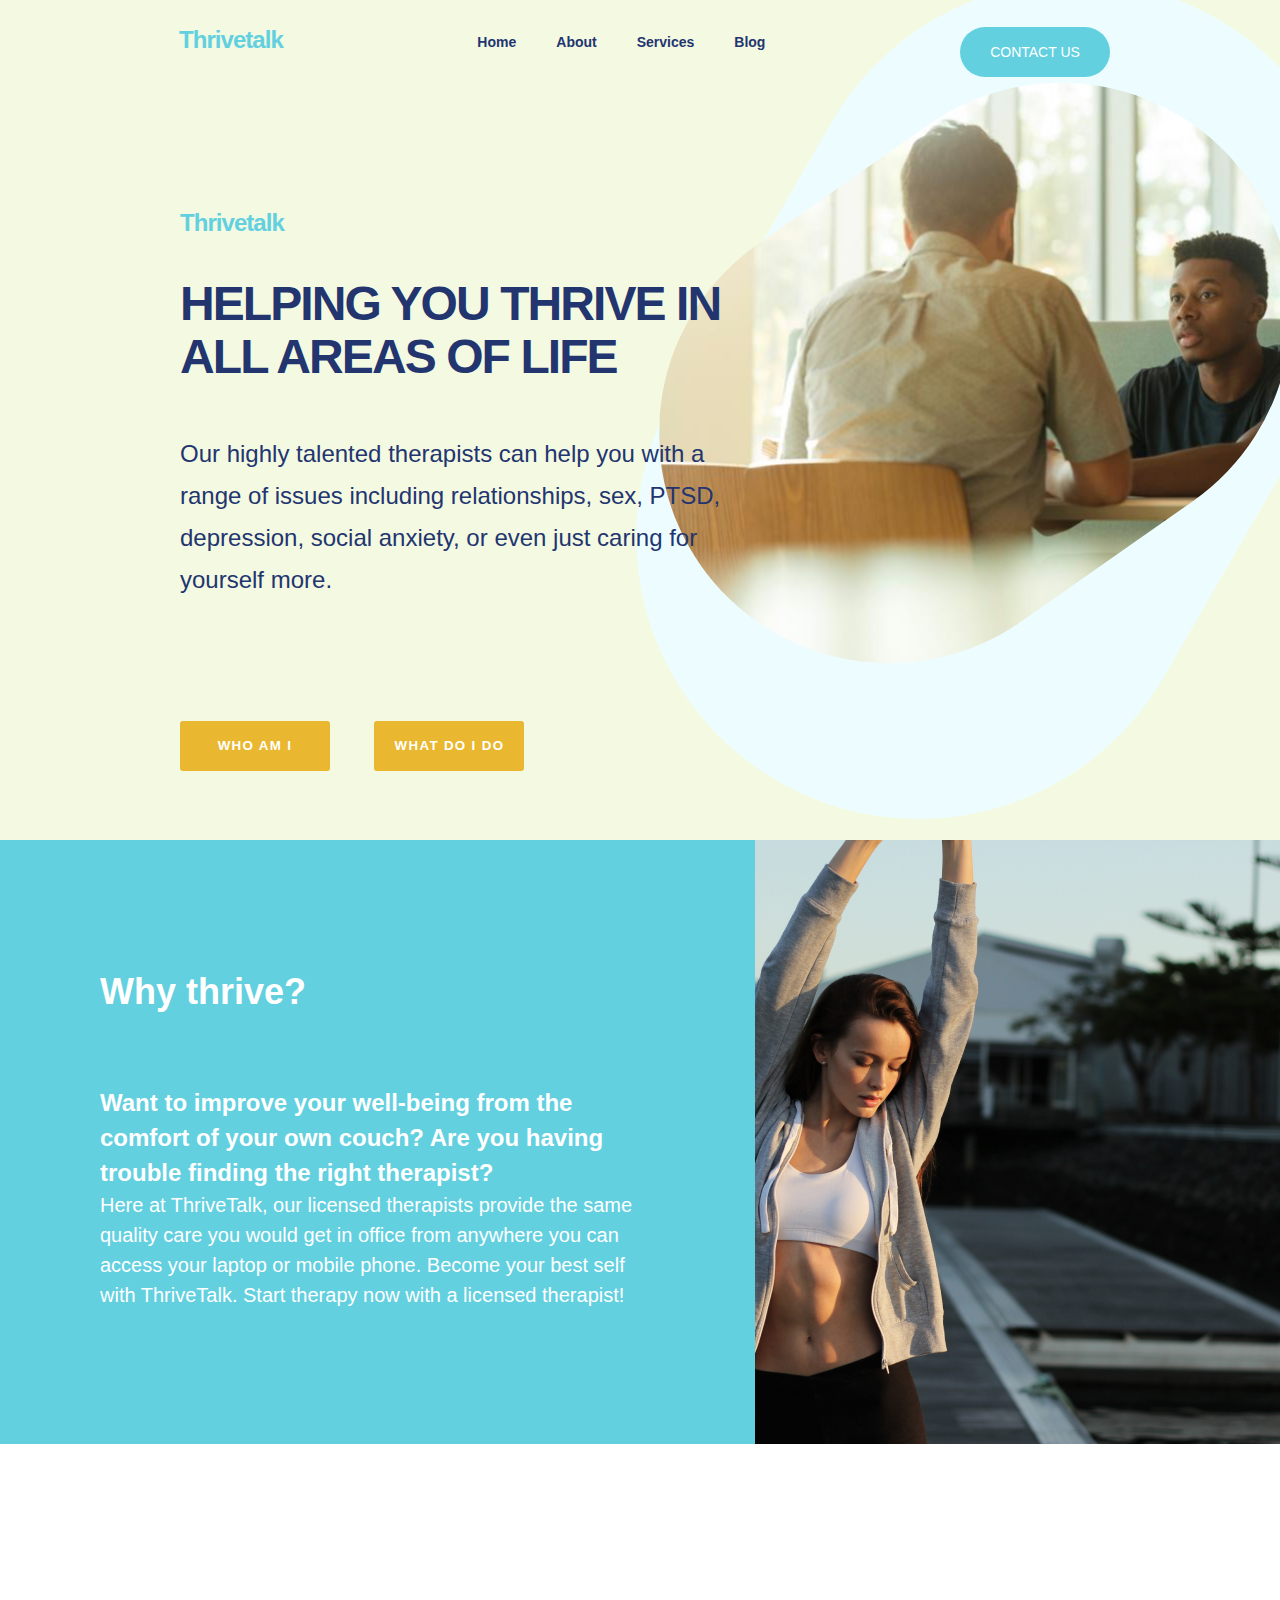
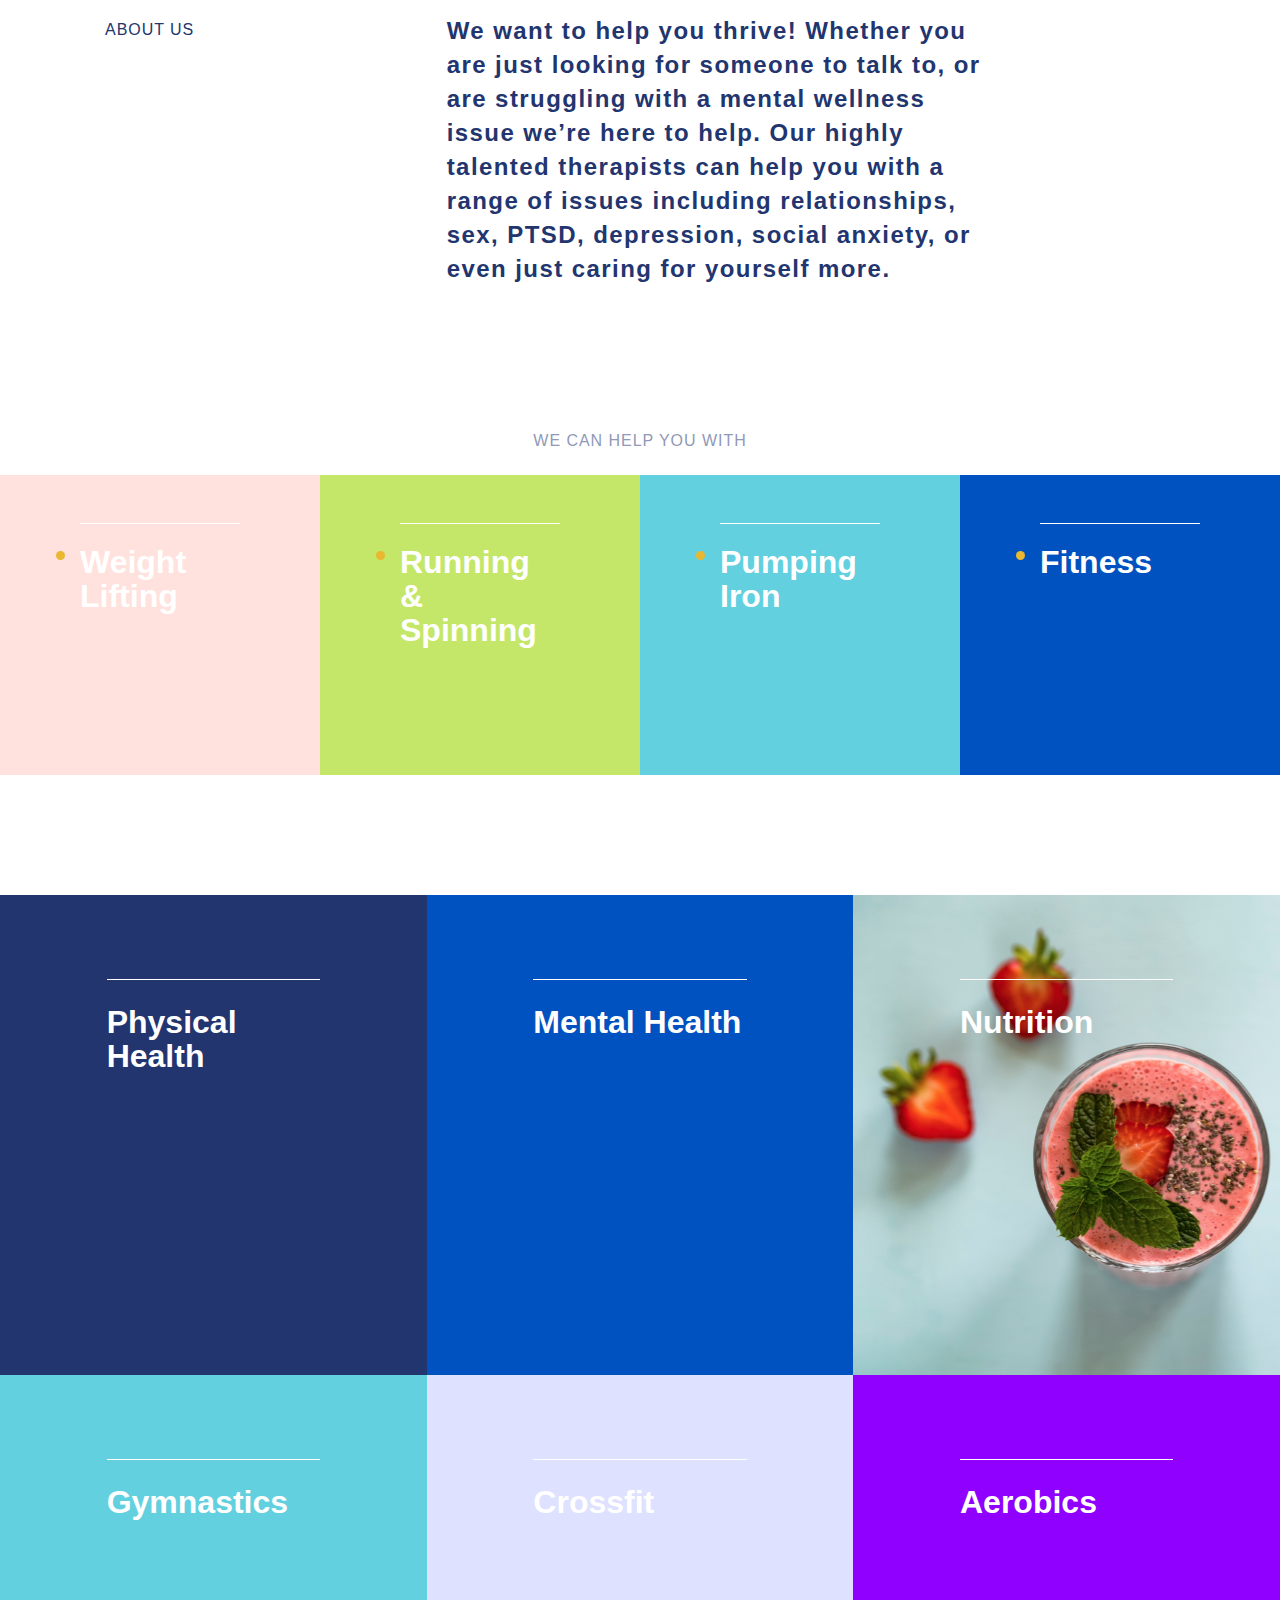
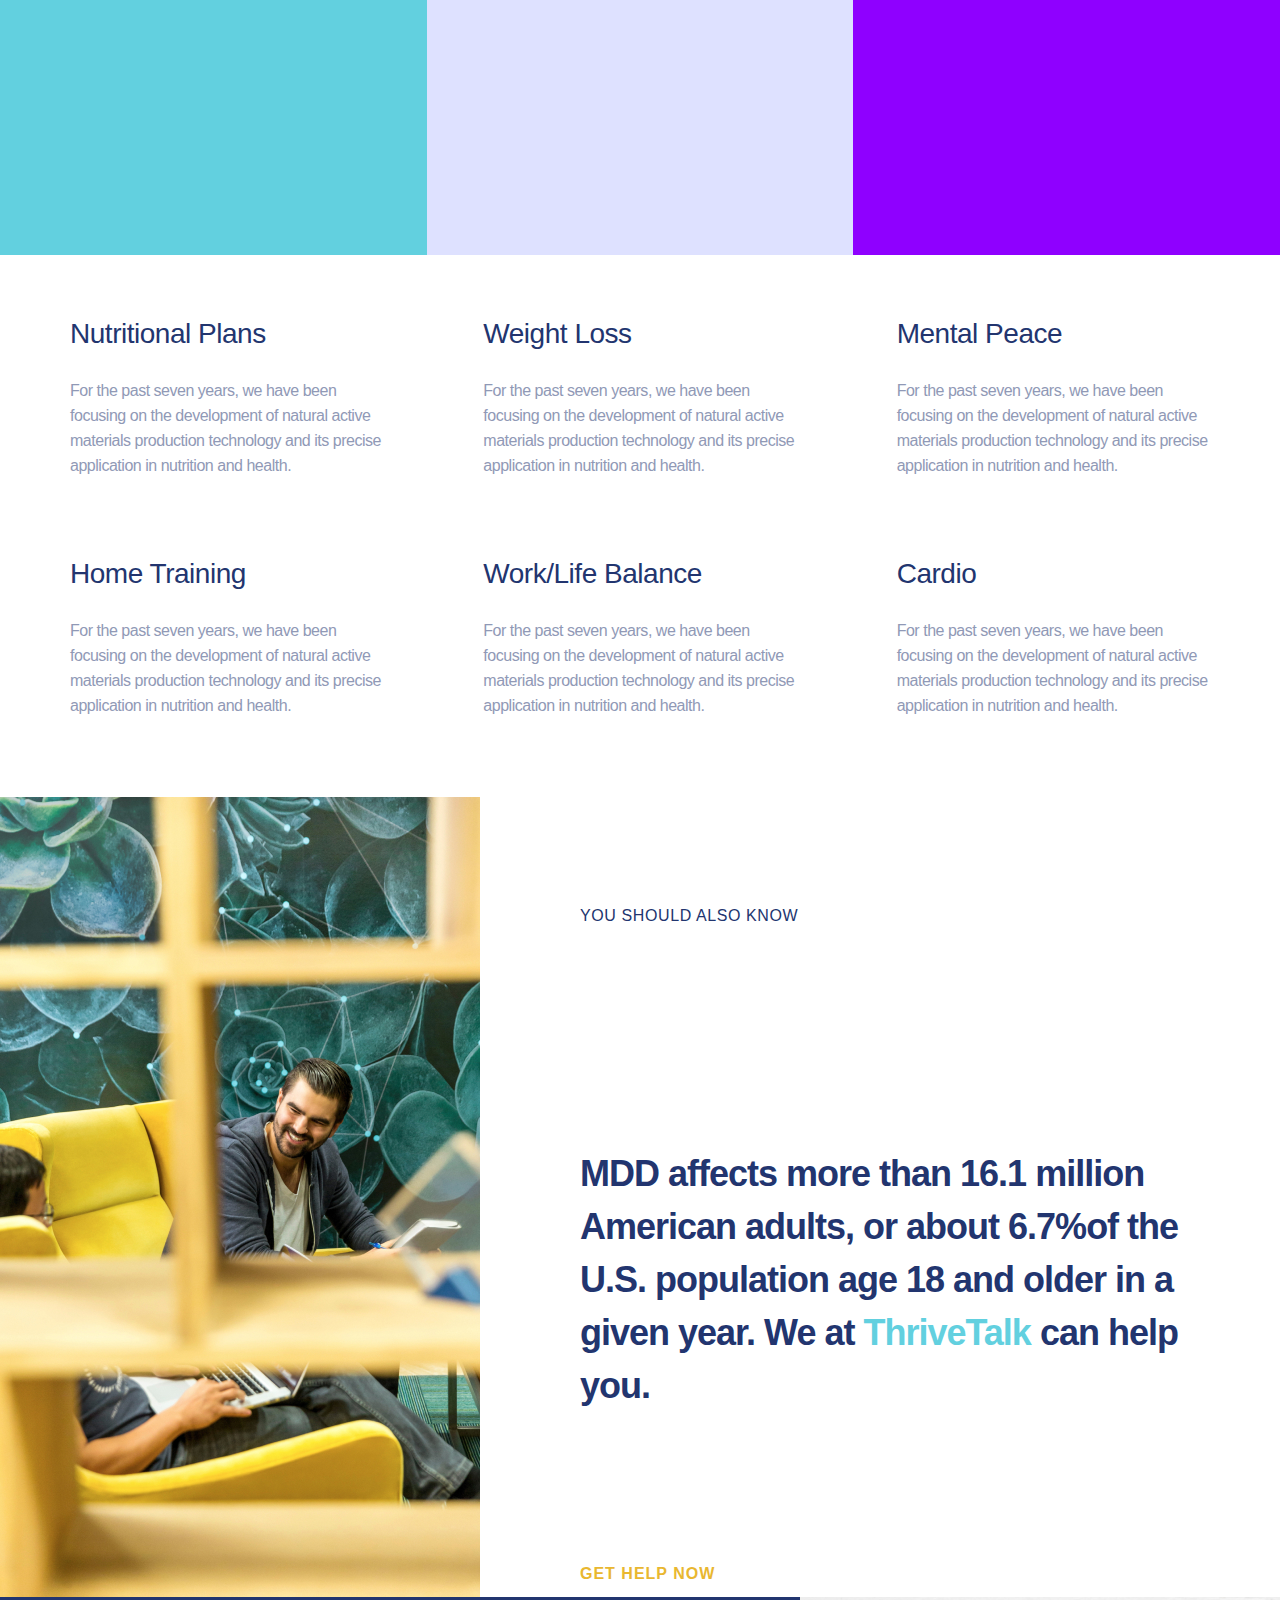
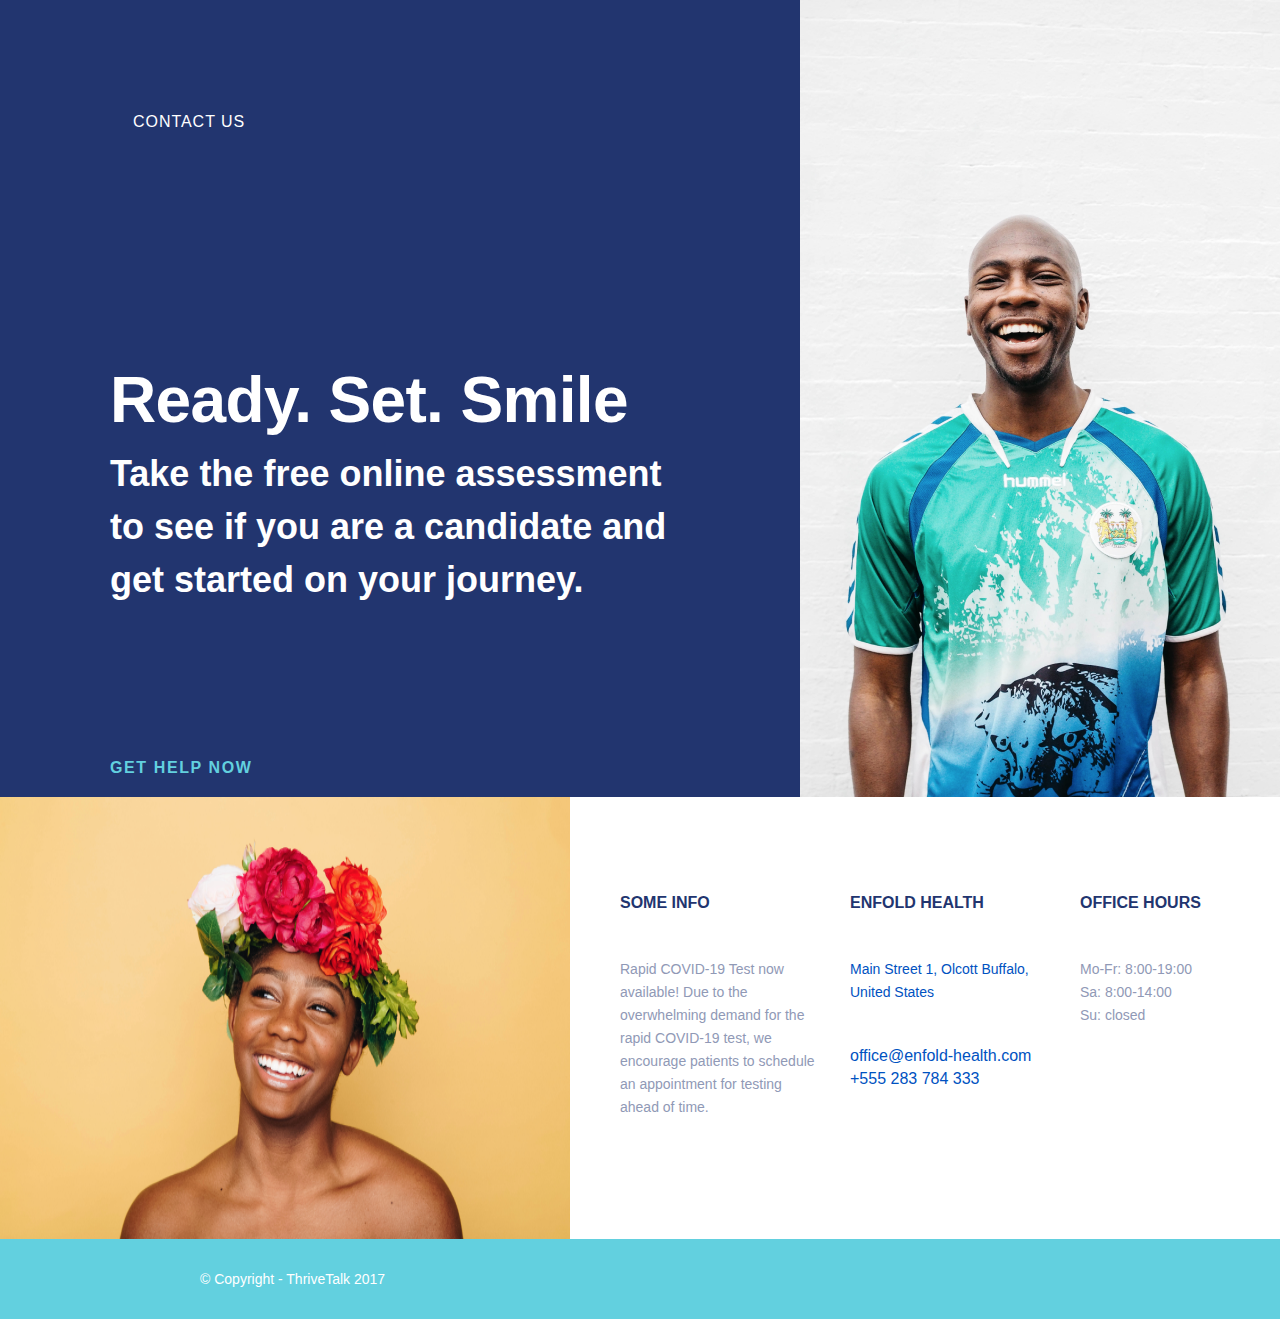
<file: index.html>
<!DOCTYPE html><html lang="en"><head><meta charset="UTF-8"><meta name="viewport" content="width=device-width, initial-scale=1.0"><title>thrive talk</title><link rel="stylesheet" href="main.28c570a7.css"><link rel="icon" href="chat-49_icon-icons.com_66008.7e1382ee.svg"></head><body> <header class="header"> <section class="header__section"> <div class="header__menu menu"> <input class="menu__toggle" type="checkbox" id="menu__toggle"> <label class="menu__btn" for="menu__toggle"> <span class="menu__btn-span"> </span> </label> <ul class="menu__box"> <li class="menu__logo logo"> ThriveTalk </li> <li> <a class="menu__item" href="#Home"> Home </a> </li> <li> <a class="menu__item" href="#About"> About </a> </li> <li> <a class="menu__item" href="#Activities"> Services </a> </li> <li> <a class="menu__item" href="#Trainings"> Blog </a> </li> <li> <a class="menu__item" href="tel:+555283784333"> Contact us </a> </li> </ul> </div> <div class="header__wrapper"> <img src="persian photo 8.44b67a61.jpg" class="header__image" alt="Men are talking"> </div> <div class="header__decoration"> </div> <div class="header__top"> <div class="header__logo logo header__logo--up"> Thrivetalk </div> <div class="nav header__nav"> <ul class="nav__list"> <li class="nav__item nav__item--active"> <a href="#Home" class="nav__link"> Home </a> </li> <li class="nav__item nav__item--active"> <a href="#About" class="nav__link"> About </a> </li> <li class="nav__item nav__item--active"> <a href="#Activities" class="nav__link"> Services </a> </li> <li class="nav__item nav__item--active"> <a href="#Trainings" class="nav__link"> Blog </a> </li> </ul> </div> <div class="header__contact"> <button class="header__button"> <a href="tel:+555283784333" class="header__button-link"> Contact us </a> </button> </div> </div> <div class="header__description description"> <div class="header__logo logo header__logo--down"> Thrivetalk </div> <h1 class="description__heading">Helping you thrive in all areas of life</h1> <p class="description__text">Our highly talented therapists can help you with a range of issues including relationships, sex, PTSD, depression, social anxiety, or even just caring for yourself more.</p> <button class="description__button"> <a href="mailto:office@enfold-health.com" class="description__button-link"> Who am I </a> </button> <button class="description__button"> <a href="mailto:office@enfold-health.com" class="description__button-link"> What do I do </a> </button> </div> </section> </header> <main class="main"> <section class="main__section section"> <div class="main__reasons reasons"> <div class="reasons__info"> <h2 class="reasons__heading">Why thrive?</h2> <div class="reasons__text"> <p class="reasons__bold">Want to improve your well-being from the comfort of your own couch? Are you having trouble finding the right therapist?</p> <p class="reasons__paragraph">Here at ThriveTalk, our licensed therapists provide the same quality care you would get in office from anywhere you can access your laptop or mobile phone. Become your best self with ThriveTalk. Start therapy now with a licensed therapist!</p> </div> </div> <img src="christopher-campbell-40367.c1d2b24d.jpg" alt="Girl is doing exersises" class="reasons__img"> </div> </section> <section class="main__section section"> <div class="main__about about" id="About"> <h2 class="about__heading">About us</h2> <p class="about__text">We want to help you thrive! Whether you are just looking for someone to talk to, or are struggling with a mental wellness issue we’re here to help. Our highly talented therapists can help you with a range of issues including relationships, sex, PTSD, depression, social anxiety, or even just caring for yourself more.</p> </div> <div class="about__message"> <p class="about__after">We can help you with</p> </div>  </section> <section class="main__section section"> <div class="main__help help"> <div class="help__block help__block--weight-lifting"> <p class="help__text"> Weight Lifting </p> </div> <div class="help__block help__block--running"> <p class="help__text"> Running & Spinning </p> </div> <div class="help__block help__block--iron"> <p class="help__text"> Pumping Iron </p> </div> <div class="help__block help__block--fitness"> <p class="help__text"> Fitness </p> </div> </div> </section> <section class="main__section section"> <div class="main__activities activities" id="Activities"> <div class="activities__block activities__block--physical-health"> <p class="activities__text"> Physical Health </p> </div> <div class="activities__block activities__block--mental-health"> <p class="activities__text"> Mental Health </p> </div> <div class="activities__block activities__block--nutrition"> <p class="activities__text"> Nutrition </p> </div> <div class="activities__block activities__block--gymnastics"> <p class="activities__text"> Gymnastics </p> </div> <div class="activities__block activities__block--crossfit"> <p class="activities__text"> Crossfit </p> </div> <div class="activities__block activities__block--aerobics"> <p class="activities__text"> Aerobics </p> </div> </div> </section> <section class="main__section"> <div class="main__trainings trainings" id="Trainings"> <div class="trainings__article"> <h2 class="trainings__heading">Nutritional Plans</h2> <p class="trainings__text">For the past seven years, we have been focusing on the development of natural active materials production technology and its precise application in nutrition and health. </p> </div> <div class="trainings__article"> <h2 class="trainings__heading">Weight Loss</h2> <p class="trainings__text">For the past seven years, we have been focusing on the development of natural active materials production technology and its precise application in nutrition and health.</p> </div> <div class="trainings__article"> <h2 class="trainings__heading">Mental Peace</h2> <p class="trainings__text">For the past seven years, we have been focusing on the development of natural active materials production technology and its precise application in nutrition and health.</p> </div> <div class="trainings__article"> <h2 class="trainings__heading">Home Training</h2> <p class="trainings__text">For the past seven years, we have been focusing on the development of natural active materials production technology and its precise application in nutrition and health.</p> </div> <div class="trainings__article"> <h2 class="trainings__heading">Work/Life Balance</h2> <p class="trainings__text">For the past seven years, we have been focusing on the development of natural active materials production technology and its precise application in nutrition and health.</p> </div> <div class="trainings__article"> <h2 class="trainings__heading">Cardio</h2> <p class="trainings__text">For the past seven years, we have been focusing on the development of natural active materials production technology and its precise application in nutrition and health.</p> </div> </div> </section> <section class="main__section"> <div class="main__useful useful"> <img src="linkedin-sales-navigator-402831.a5dec598.jpg" alt="Men smiling to each other" class="useful__img"> <div class="useful__message"> <h2 class="useful__heading">You should also know</h2> <p class="useful__text">MDD affects more than 16.1 million American adults, or about 6.7%of the U.S. population age 18 and older in a given year. We at <span class="useful__logo"><a href="tel:+555283784333" class="useful__link">ThriveTalk</a></span> can help you.</p> <p class="useful__after">Get help now</p> </div> </div> </section> <section class="main__section"> <div class="main__assessment assessment"> <div class="assessment__message"> <h2 class="assessment__heading"> <a href="tel:+555283784333" class="header__button-link"> Contact us </a> </h2> <h2 class="assessment__title">Ready. Set. Smile</h2> <p class="assessment__text">Take the free online assessment to see if you are a candidate and get started on your journey.</p> <p class="assessment__after">Get help now</p> </div> <img src="charles-etoroma-390119.9ca9fa09.png" alt="Men smiling to each other" class="assessment__img"> </div> </section> <section class="main__section"> <div class="main__info info"> <img src="autumn-goodman-242825.e1e0c10d.png" alt="Girl is smiling" class="info__img"> <div class="info__container"> <div class="info__block"> <h2 class="info__heading">Some info</h2> <p class="info__paragraph">Rapid COVID-19 Test now available! Due to the overwhelming demand for the rapid COVID-19 test, we encourage patients to schedule an appointment for testing ahead of time.</p> </div> <div class="info__block"> <h2 class="info__heading">Enfold health</h2> <p class="info__paragraph"> <a href="https://goo.gl/maps/QiNifzb7GiG23UXY8" class="link"> Main Street 1, Olcott Buffalo, United States </a> </p> <div class="info__links"> <a href="mailto:office@enfold-health.com" class="link"> office@enfold-health.com </a> <a href="tel:+555283784333" class="link"> +555 283 784 333 </a> </div> </div> <div class="info__block"> <h2 class="info__heading">Office hours</h2> <p class="info__paragraph">Mo-Fr: 8:00-19:00<br>Sa: 8:00-14:00<br>Su: closed</p> </div> </div> </div> </section> </main> <footer class="footer"> <p class="footer__text">&copy; Copyright - ThriveTalk 2017</p> </footer> <script type="text/javascript" src="main.116055be.js"></script> </body></html>
</file>
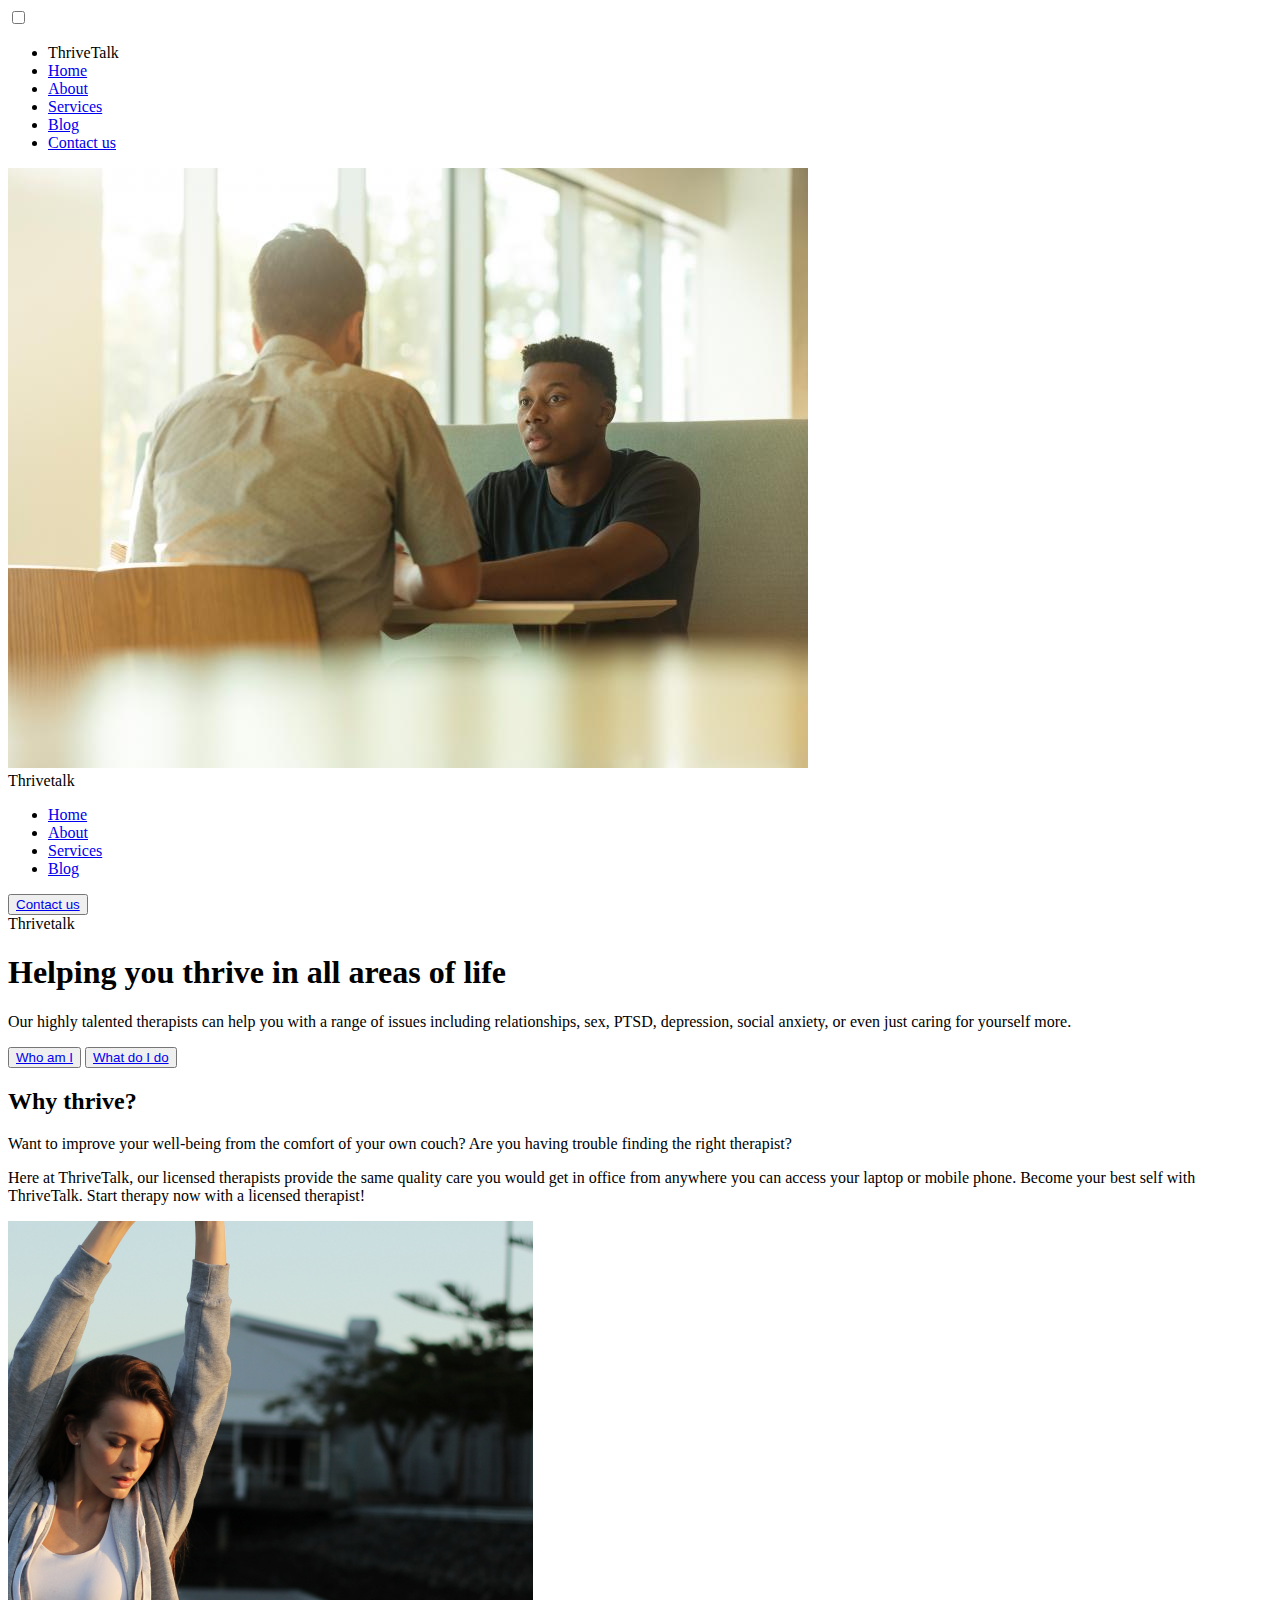
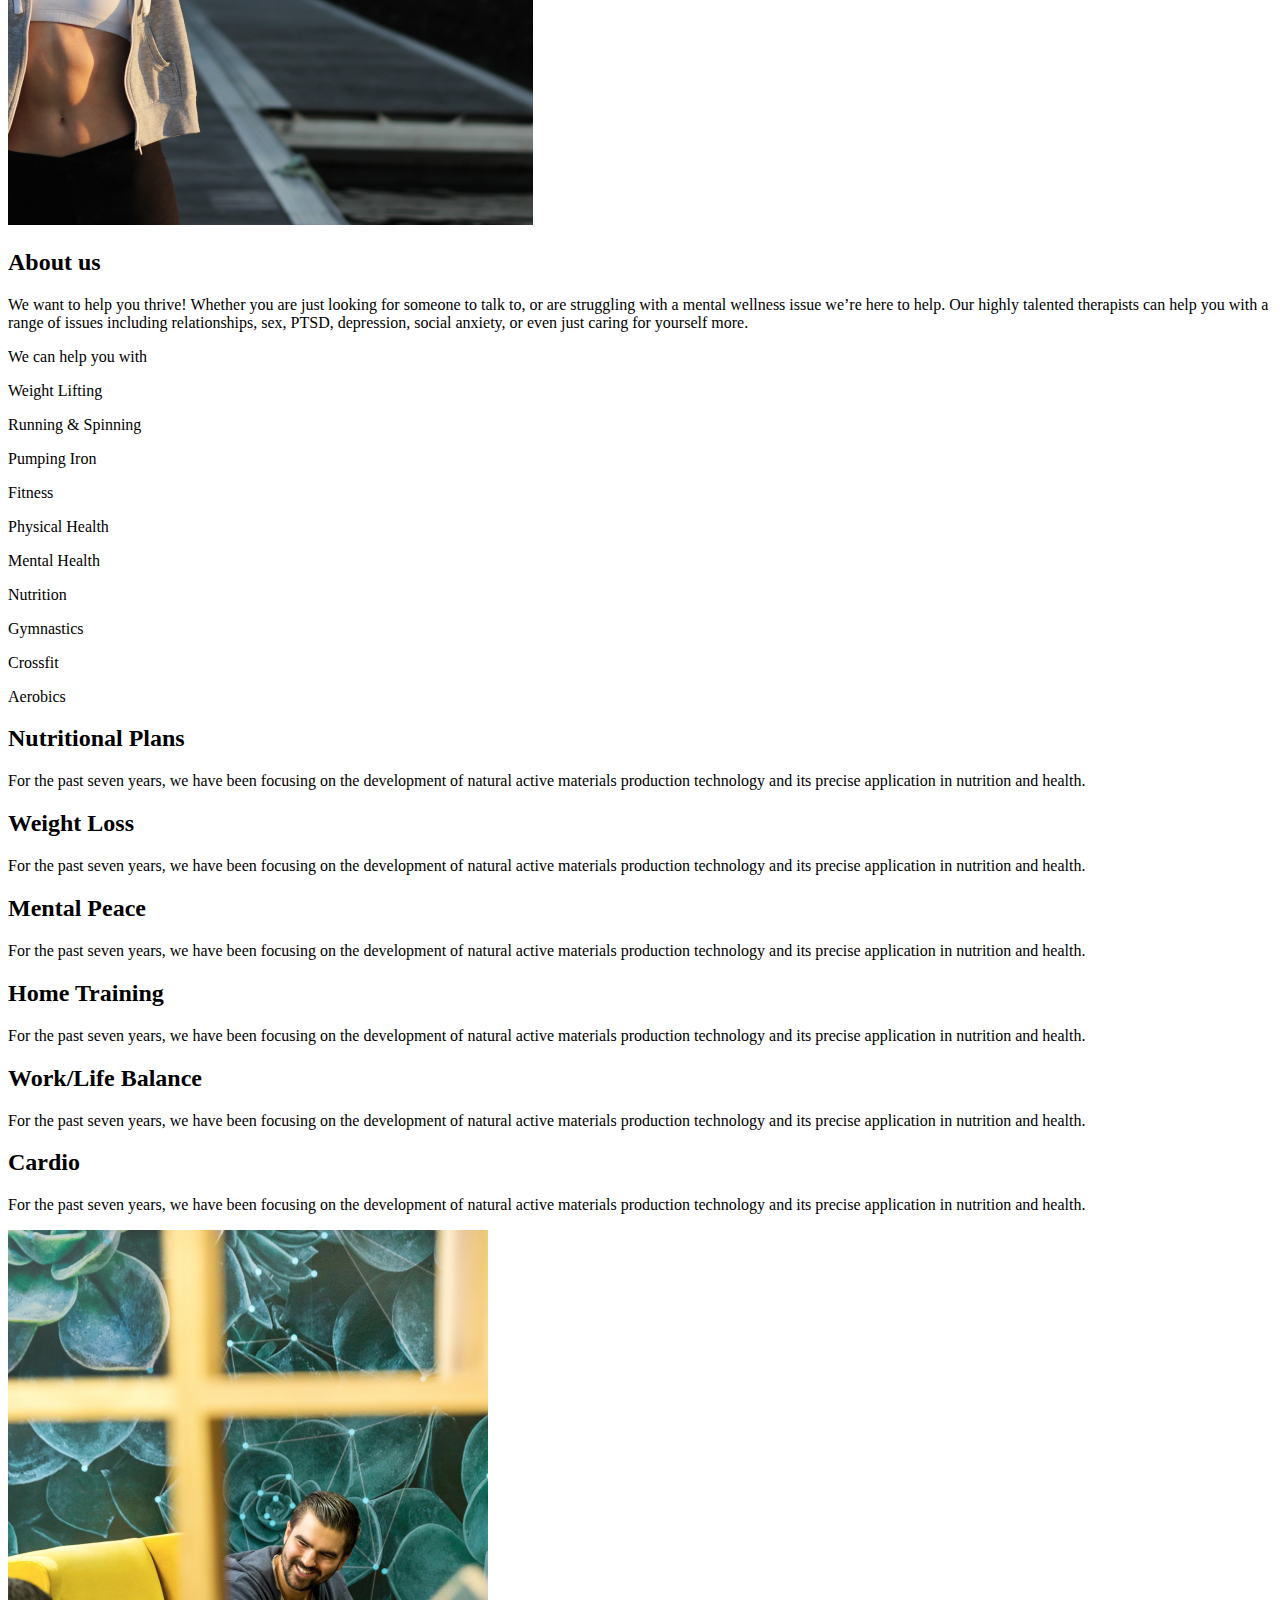
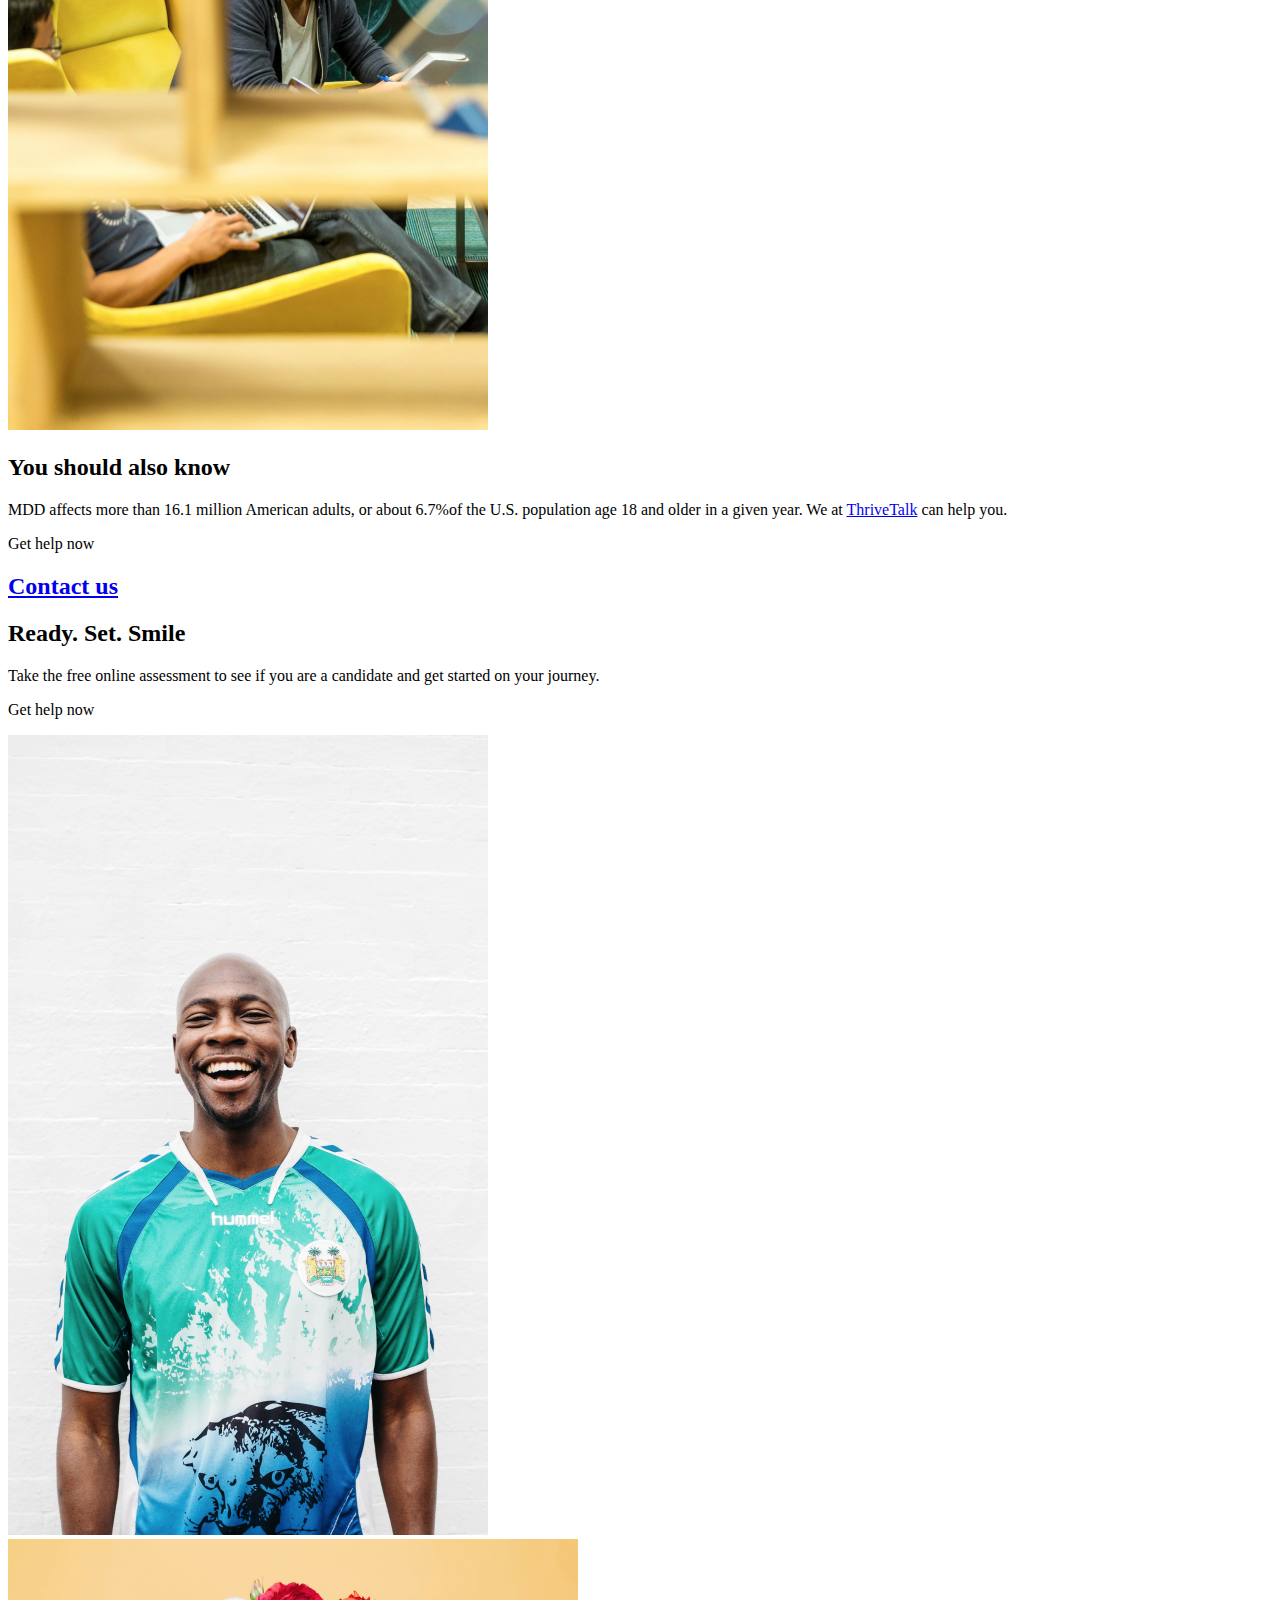
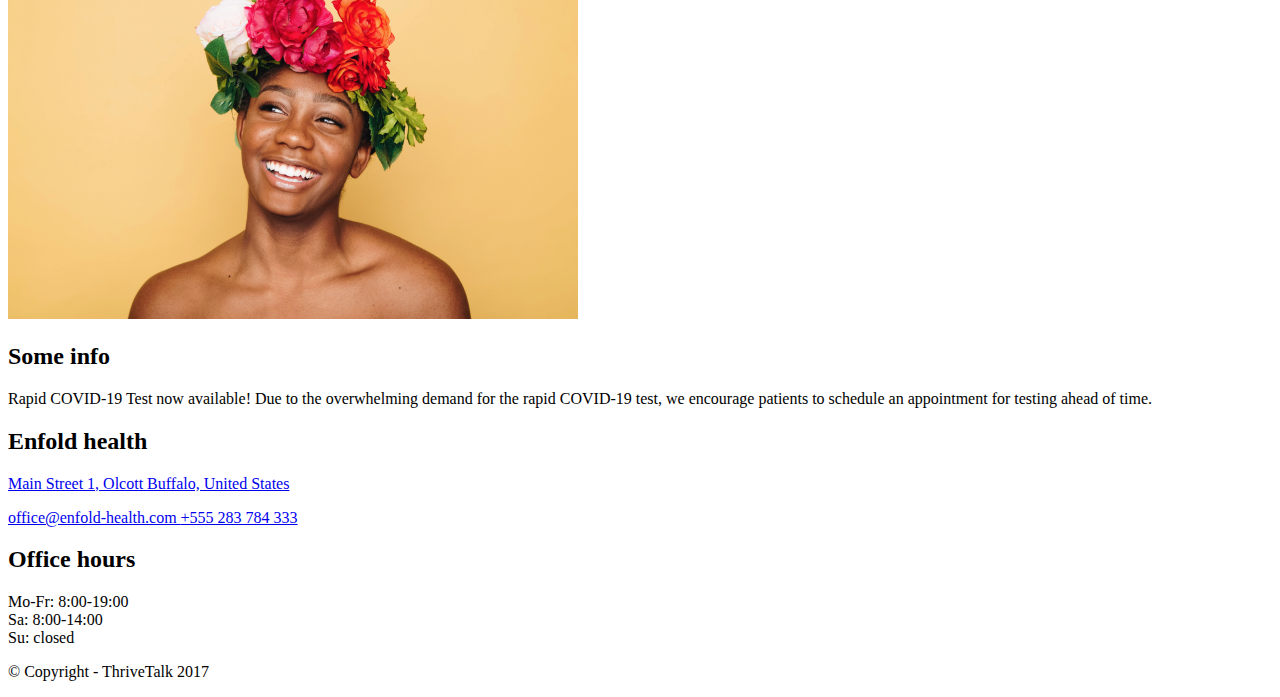
<file: src/index.html>
<!DOCTYPE html>
<html lang="en">
  <head>
    <meta charset="UTF-8">
    <meta name="viewport" content="width=device-width, initial-scale=1.0">
    <title>thrive talk</title>
    <link rel="stylesheet" href="./styles/main.scss">
    <link rel="icon" href="./images/chat-49_icon-icons.com_66008.svg">
  </head>
  <body>
    <header class="header">
      <section class="header__section">
        <div class="header__menu menu">
          <input
            class="menu__toggle"
            type="checkbox"
            id="menu__toggle"
          >
          <label class="menu__btn" for="menu__toggle">
            <span class="menu__btn-span">
            </span>
          </label>
          <ul class="menu__box">
            <li class="menu__logo logo">
              ThriveTalk
            </li>
            <li>
              <a class="menu__item"
                href="#Home"
              >
              Home
              </a>
            </li>
            <li>
              <a class="menu__item" href="#About">
                About
              </a>
            </li>
            <li>
              <a class="menu__item" href="#Activities">
                Services
              </a>
            </li>
            <li>
              <a class="menu__item" href="#Trainings">
                Blog
              </a>
            </li>
            <li>
              <a class="menu__item" href="tel:+555283784333">
                Contact us
              </a>
            </li>
          </ul>
        </div>
        <div class="header__wrapper">
          <img src="./images/persian photo 8.jpg"
            class="header__image"
            alt="Men are talking"
          >
        </div>
        <div class="header__decoration">
        </div>
        <div class="header__top">
          <div class="header__logo logo header__logo--up">
            Thrivetalk
          </div>
          <div class="nav header__nav">
            <ul class="nav__list">
              <li class="nav__item nav__item--active">
                <a href="#Home" class="nav__link">
                  Home
                </a>
              </li>
              <li class="nav__item nav__item--active">
                <a href="#About" class="nav__link">
                  About
                </a>
              </li>
              <li class="nav__item nav__item--active">
                <a href="#Activities" class="nav__link">
                  Services
                </a>
              </li>
              <li class="nav__item nav__item--active">
                <a href="#Trainings" class="nav__link">
                  Blog
                </a>
              </li>
            </ul>
          </div>
          <div class="header__contact">
            <button class="header__button">
              <a href="tel:+555283784333" class="header__button-link">
                Contact us
              </a>
            </button>
          </div>
        </div>
        <div class="header__description description">
          <div class="header__logo logo header__logo--down">
            Thrivetalk
          </div>
          <h1 class="description__heading">Helping you thrive in all areas of life</h1>
          <p class="description__text">Our highly talented therapists can help you with a range of issues including relationships, sex, PTSD, depression, social anxiety, or even just caring for yourself more.</p>
          <button class="description__button">
            <a href="mailto:office@enfold-health.com" class="description__button-link">
              Who am I
            </a>
          </button>
          <button class="description__button">
            <a href="mailto:office@enfold-health.com" class="description__button-link">
              What do I do
            </a>
          </button>
        </div>
      </section>
    </header>
    <main class="main">
      <section class="main__section section">
        <div class="main__reasons reasons">
          <div class="reasons__info">
            <h2 class="reasons__heading">Why thrive?</h2>
            <div class="reasons__text">
              <p class="reasons__bold">Want to improve your well-being from the comfort of your own couch? Are you having trouble finding the right therapist?</p>
              <p class="reasons__paragraph">Here at ThriveTalk, our licensed therapists provide the same quality care you would get in office from anywhere you can access your laptop or mobile phone. Become your best self with ThriveTalk.  Start therapy now with a licensed therapist!</p>
            </div>
          </div>
          <img
            src="./images/christopher-campbell-40367.jpg"
            alt="Girl is doing exersises"
            class="reasons__img"
          >
        </div>
      </section>
      <section class="main__section section">
        <div class="main__about about" id="About">
          <h2 class="about__heading">About us</h2>
          <p class="about__text">We want to help you thrive! Whether you are just looking for someone to talk to, or are struggling with a mental wellness issue we’re here to help.  Our highly talented therapists can help you with a range of issues including relationships, sex, PTSD, depression, social anxiety, or even just caring for yourself more.</p>
        </div>
        <div class="about__message">
          <p class="about__after">We can help you with</p>
        </div>
      </div>
      </section>
      <section class="main__section section">
        <div class="main__help help">
          <div class="help__block help__block--weight-lifting">
            <p class="help__text">
              Weight Lifting
            </p>
          </div>
          <div class="help__block help__block--running">
            <p class="help__text">
            Running & Spinning
            </p>
          </div>
          <div class="help__block help__block--iron">
            <p class="help__text">
            Pumping Iron
            </p>
          </div>
          <div class="help__block help__block--fitness">
            <p class="help__text">
            Fitness
            </p>
          </div>
        </div>
      </section>
      <section class="main__section section">
        <div class="main__activities activities" id="Activities">
          <div class="activities__block activities__block--physical-health">
            <p class="activities__text">
              Physical Health
            </p>
          </div>
          <div class="activities__block activities__block--mental-health">
            <p class="activities__text">
              Mental Health
            </p>
          </div>
          <div class="activities__block activities__block--nutrition">
            <p class="activities__text">
              Nutrition
            </p>
          </div>
          <div class="activities__block activities__block--gymnastics">
            <p class="activities__text">
              Gymnastics
            </p>
          </div>
          <div class="activities__block activities__block--crossfit">
            <p class="activities__text">
              Crossfit
            </p>
          </div>
          <div class="activities__block activities__block--aerobics">
            <p class="activities__text">
              Aerobics
            </p>
          </div>
        </div>
      </section>
      <section class="main__section">
        <div class="main__trainings trainings" id="Trainings">
          <div class="trainings__article">
            <h2 class="trainings__heading">Nutritional Plans</h2>
            <p class="trainings__text">For the past seven years, we have been focusing on the development of natural active materials production technology and its precise application in nutrition and health. </p>
          </div>
          <div class="trainings__article">
            <h2 class="trainings__heading">Weight Loss</h2>
            <p class="trainings__text">For the past seven years, we have been focusing on the development of natural active materials production technology and its precise application in nutrition and health.</p>
          </div>
          <div class="trainings__article">
            <h2 class="trainings__heading">Mental Peace</h2>
            <p class="trainings__text">For the past seven years, we have been focusing on the development of natural active materials production technology and its precise application in nutrition and health.</p>
          </div>
          <div class="trainings__article">
            <h2 class="trainings__heading">Home Training</h2>
            <p class="trainings__text">For the past seven years, we have been focusing on the development of natural active materials production technology and its precise application in nutrition and health.</p>
          </div>
          <div class="trainings__article">
            <h2 class="trainings__heading">Work/Life Balance</h2>
            <p class="trainings__text">For the past seven years, we have been focusing on the development of natural active materials production technology and its precise application in nutrition and health.</p>
          </div>
          <div class="trainings__article">
            <h2 class="trainings__heading">Cardio</h2>
            <p class="trainings__text">For the past seven years, we have been focusing on the development of natural active materials production technology and its precise application in nutrition and health.</p>
          </div>
        </div>
      </section>
      <section class="main__section">
        <div class="main__useful useful">
          <img src="./images/linkedin-sales-navigator-402831.jpg"
            alt="Men smiling to each other"
            class="useful__img"
          >
          <div class="useful__message">
            <h2 class="useful__heading">You should also know</h2>
            <p class="useful__text">MDD affects more than 16.1 million American adults, or about 6.7%of the U.S. population age 18 and older in a given year. We at <span class="useful__logo "><a href="tel:+555283784333" class="useful__link">ThriveTalk</a></span> can help you.</p>
            <p class="useful__after">Get help now</p>
          </div>
        </div>
      </section>
      <section class="main__section">
        <div class="main__assessment assessment">
          <div class="assessment__message">
            <h2 class="assessment__heading">
              <a href="tel:+555283784333" class="header__button-link">
                Contact us
              </a>
            </h2>
            <h2 class="assessment__title">Ready. Set. Smile</h2>
            <p class="assessment__text">Take the free online assessment to see if you are a candidate and get started on your journey.</p>
            <p class="assessment__after">Get help now</p>
          </div>
          <img src="./images/charles-etoroma-390119.png"
            alt="Men smiling to each other"
            class="assessment__img"
          >
        </div>
      </section>
      <section class="main__section">
        <div class="main__info info">
          <img src="./images/autumn-goodman-242825.png"
            alt="Girl is smiling"
            class="info__img"
          >
          <div class="info__container">
            <div class="info__block">
              <h2 class="info__heading">Some info</h2>
              <p class="info__paragraph">Rapid COVID-19 Test now available! Due to the overwhelming demand for the rapid COVID-19 test, we encourage patients to schedule an appointment for testing ahead of time.</p>
            </div>
            <div class="info__block">
              <h2 class="info__heading">Enfold health</h2>
              <p class="info__paragraph">
                <a href="https://goo.gl/maps/QiNifzb7GiG23UXY8" class="link">
              Main Street 1, Olcott Buffalo, United States
                </a>
              </p>
              <div class="info__links">
                <a href="mailto:office@enfold-health.com" class="link">
                  office@enfold-health.com
                </a>
                <a href="tel:+555283784333" class="link">
                +555 283 784 333
                </a>
              </div>
            </div>
            <div class="info__block">
              <h2 class="info__heading">Office hours</h2>
              <p class="info__paragraph">Mo-Fr: 8:00-19:00<br>Sa: 8:00-14:00<br>Su: closed</p>
            </div>
          </div>
        </div>
      </section>
    </main>
    <footer class="footer">
      <p class="footer__text">&copy; Copyright - ThriveTalk  2017</p>
    </footer>
    <script type="text/javascript" src="scripts/main.js"></script>
  </body>
    </html>
</file>
<file: main.28c570a7.css>
h1{font-family:Roboto,sans-serif;font-weight:400}@font-face{font-family:Larsseit;src:url(Larsseit-ExtraBold.a30ce9ba.woff) format("woff");font-weight:700;font-style:normal}@font-face{font-family:Larsseit;src:url(Larsseit-Medium.020f33fe.woff) format("woff");font-weight:500;font-style:normal}.header{max-width:4000px;position:relative;height:840px;padding-left:180px;overflow:hidden;background-color:#f4f9e2}.header__menu{display:none}.header__top{position:absolute;display:flex;justify-content:space-between;top:27px;left:170px;right:170px}.header__logo--up{margin-left:9px}.header__logo--down{margin-bottom:40px}.header__button{width:150px;height:50px;background-color:#62d0df;border-radius:50px;border:none;outline:none;text-transform:uppercase;font-size:14px;font-weight:500;line-height:14px;color:#fff;z-index:2;transition:all 1s}.header__button:hover{background-color:#fff;border:1px solid #62d0df;color:#62d0df}.header__button-link{padding:23px;text-decoration:none;color:#fff}.header__button-link:hover{color:#62d0df}.header__image{position:absolute;width:900px;height:600px;object-fit:contain;object-position:left;transform:rotate(35deg)}.header__wrapper{right:-30px;top:17%;width:670px;height:460px;overflow:hidden;transform:rotate(-35deg);z-index:1}.header__decoration,.header__wrapper{position:absolute;border-radius:312px}.header__decoration{right:0;top:-40px;width:565px;height:880px;background-color:#edfdff;transform:rotate(30deg);z-index:0}@media screen and (max-width:1200px){.header__image{display:none}}@media screen and (max-width:900px){.header{height:640px}.header__top{left:40px;right:40px}.header__description{margin-top:50px}}@media screen and (max-width:700px){.header{padding-left:50%}.header__top{display:none}}.nav__list{display:flex;left:50%}.nav__item{padding:7px 20px}.nav__link{right:150px;padding-bottom:10px;color:#22356f;font-size:14px;font-weight:700;line-height:16px;text-decoration:none;border-bottom:1px solid transparent;transition:border-bottom .5s}.nav__link:hover{color:#62d0df;border-bottom:2px solid #22356f;box-shadow:inset 0 -1px 0 #22356f}a,article,body,div,footer,h1,h2,h3,header,html,img,input,label,li,menu,nav,ol,p,span,strong,ul{margin:0;padding:0;border:0;font-size:100%;font-family:inherit;vertical-align:baseline}article,footer,header,menu,nav,section{display:block}ol,ul{list-style:none}.description{max-width:4000px;position:absolute;top:25%;max-width:550px;padding-bottom:40px;z-index:3}.description__heading{margin-bottom:50px;font-size:48px;font-weight:700;line-height:53px;text-transform:uppercase;letter-spacing:-.04em;color:#22356f}.description__text{font-size:24px;font-weight:500;line-height:42px;color:#22356f}.description__button-link{text-decoration:none;color:#fff;padding:17px 19px}.description__button-link:hover{color:#e9b730}.description__button{width:150px;height:50px;margin:120px 40px 70px 0;padding:0;border:none;outline:none;text-transform:uppercase;background-color:#e9b730;border-radius:3px;font-weight:700;letter-spacing:.1em;color:#fff;transition:background-color .5s}.description__button:hover{background-color:#f4f9e2;color:#e9b730}@media screen and (max-width:900px){.description{top:10%}.description__heading{font-size:24px}.description__text{margin-bottom:80px}.description__button{width:125px;margin:30px 10px}.description__button-link{padding:5px}}@media screen and (max-width:700px){.description{top:7%;left:10%;max-width:310px}.description__text{font-size:20px;line-height:32px}.description__heading{margin-bottom:50px;font-size:20px;line-height:36px}.description__button{margin:10px 10px 10px 0}}.reasons{max-width:4000px;display:flex;justify-content:space-between;background-color:#62d0df}.reasons__info{display:flex;justify-content:center;flex-direction:column;margin:0 auto;gap:75px}.reasons__img{object-fit:contain}.reasons__heading{font-size:36px;font-weight:700;color:#fff}.reasons__text{max-width:555px;color:#fff}.reasons__bold{font-size:24px;font-weight:700;line-height:35px}.reasons__paragraph{font-size:20px;font-weight:500;line-height:30px}@media screen and (max-width:1024px){.reasons__info{padding:50px}}@media screen and (max-width:900px){.reasons{flex-direction:column}.reasons__info{padding:20px}.reasons__img{width:100%;object-fit:cover;height:700px}}@media screen and (max-width:600px){.reasons__img{height:300px}}.about{max-width:4000px;display:grid;grid-template-columns:1fr 2fr;padding:150px 0 75px;background-color:#fff}.about__heading{padding-top:25px;margin:0 auto 0 105px;font-size:16px;font-weight:500;line-height:22.5px;text-transform:uppercase}.about__heading,.about__text{letter-spacing:.06em;color:#22356f}.about__text{margin-bottom:50px;padding:20px;max-width:550px;font-size:24px;font-weight:700;line-height:34px}.about__message{display:flex;justify-content:center;padding-bottom:25px;background-color:#fff}.about__after{font-size:16px;line-height:19px;letter-spacing:.06em;text-transform:uppercase;color:#9099b6}@media (max-width:600px){.about{grid-template-columns:1fr;justify-items:center;padding:20px}.about__heading{margin:30px 0 20px;justify-self:center}.about__text{font-size:20px}}.help{max-width:4000px;padding-bottom:120px;display:grid;grid-template-columns:repeat(4,1fr);grid-auto-rows:300px;background-color:#fff}.help__block{box-sizing:border-box;display:flex;justify-content:center}.help__block--weight-lifting{background-color:#ffe2de}.help__block--running{background-color:#c4e769}.help__block--iron{background-color:#62d0df}.help__block--fitness{background-color:#0052c1}.help__text{position:relative;width:50%;margin-top:20px;padding-top:50px;font-size:32px;font-weight:700;line-height:34px;text-align:start;color:#fff;transition:transform .5s}.help__text:hover{transform:scale(1.1);color:#f4f9e2}.help__text:after{height:1px;width:100%;top:10%;background-color:#fff}.help__text:after,.help__text:before{content:"";display:block;position:absolute}.help__text:before{width:9px;height:9px;left:-15%;top:20%;background-color:#e9b730;border-radius:50%}@media (max-width:900px){.help{grid-template-columns:repeat(2,1fr)}}@media (max-width:600px){.help{grid-template-columns:1fr;grid-auto-rows:300px}.help__block{padding-left:20px}.help__text{font-size:24px}}html{font-family:Larsseit-Bold,sans-serif;scroll-behavior:smooth}body{line-height:1}.activities{max-width:4000px;display:grid;grid-template-columns:repeat(3,1fr);grid-auto-rows:480px;background-color:#62d0df}.activities__block{box-sizing:border-box;display:flex;justify-content:center}.activities__block--physical-health{background-color:#22356f}.activities__block--mental-health{background-color:#0052c1}.activities__block--nutrition{background:url(joanna-kosinska-340748.5cbb2cde.jpg) no-repeat;background-size:cover}.activities__block--gymnastics{background-color:#62d0df}.activities__block--crossfit{background-color:#dee1ff}.activities__block--aerobics{background-color:#8f00ff}.activities__text{position:relative;margin-top:40px;padding-top:70px;width:50%;font-size:32px;font-weight:700;line-height:34px;color:#fff;text-align:start;transition:transform .5s}.activities__text:after{content:"";display:block;position:absolute;height:1px;width:100%;top:10%;background-color:#fff}.activities__text:hover{transform:scale(1.1);color:#f4f9e2}.activities__text:hover:before{display:block;position:absolute;content:"";width:12px;height:12px;left:-15%;top:18%;background-color:#e9b730;border-radius:50%}@media (max-width:900px){.activities{grid-template-columns:repeat(2,1fr)}}@media (max-width:600px){.activities{grid-template-columns:1fr;grid-auto-rows:300px}.activities__text{padding-top:40px;font-size:24px}}.trainings{max-width:4000px;display:grid;grid-template-columns:1fr 1fr 1fr;grid-auto-rows:240px;padding:22px 20px 40px;background-color:#fff;letter-spacing:-.03em}.trainings__article{display:flex;justify-content:center;flex-direction:column;padding:50px}.trainings__text{padding-top:28px;font-size:16px;line-height:25px;color:#9099b6}.trainings__heading{font-size:28px;font-weight:500;line-height:33px;color:#22356f}@media (max-width:900px){.trainings{grid-template-columns:repeat(2,1fr);grid-auto-rows:200px}.trainings__article{padding:0 20px}.trainings__heading{font-size:24px}.trainings__text{padding-top:20px}}@media (max-width:600px){.trainings{grid-template-columns:1fr;grid-auto-rows:220px}}.useful{max-width:4000px;display:flex;justify-content:space-between;align-items:center;background-color:#fff}.useful__img{object-fit:contain}.useful__message{display:flex;flex-direction:column;max-width:600px;margin:0 auto}.useful__heading{padding-bottom:225px;padding-top:100px;font-size:16px;font-weight:500;line-height:12px;text-transform:uppercase;letter-spacing:.6px;color:#22356f}.useful__text{font-size:36px;font-weight:700;line-height:53px;letter-spacing:-1px;color:#22356f}.useful__logo{color:#62d0df}.useful__after{padding-top:150px;font-size:16px;line-height:23px;text-transform:uppercase;letter-spacing:1px;font-weight:700;color:#e9b730}.useful__link{text-decoration:none;color:#62d0df}@media screen and (max-width:1024px){.useful__message{padding:0 20px}.useful__heading{padding-bottom:100px}}@media screen and (max-width:900px){.useful{flex-direction:column;justify-content:center}.useful__message{padding:20px}.useful__heading{padding:50px 0}.useful__text{font-size:20px}.useful__img{width:100%;object-fit:cover;height:700px}}@media screen and (max-width:600px){.useful__img{height:300px}}.assessment{max-width:4000px;display:flex;justify-content:space-between;align-items:center;background-color:#22356f}.assessment__img{object-fit:contain}.assessment__message{display:flex;flex-direction:column;margin:0 auto;max-width:580px;color:#fff}.assessment__heading{padding:100px 0 225px;font-size:16px;font-weight:500;line-height:12px;letter-spacing:.06em;text-transform:uppercase;color:#fff}.assessment__title{font-size:64px;line-height:94px;letter-spacing:-.01em}.assessment__text{font-size:36px;font-weight:700;line-height:53px;color:#fff}.assessment__after{padding-top:150px;font-size:16px;font-weight:700;line-height:23px;letter-spacing:.1em;text-transform:uppercase;color:#62d0df}@media screen and (max-width:1024px){.assessment__message{padding:0 20px}.assessment__heading{padding-bottom:100px}.assessment__title{font-size:40px}}@media screen and (max-width:900px){.assessment{flex-direction:column;justify-content:center}.assessment__message{padding:20px}.assessment__heading{padding:50px 0}.assessment__text{font-size:24px}.assessment__img{width:100%;object-fit:cover;height:600px}}@media screen and (max-width:600px){.assessment__img{height:300px}}.info{max-width:4000px;display:flex;justify-content:space-between;background-color:#fff}.info__container{display:flex;justify-content:space-around;padding:100px 20px}.info__block{display:flex;flex-direction:column;width:200px;padding-left:30px}.info__heading{padding-bottom:50px;font-size:16px;font-weight:700;line-height:11px;text-transform:uppercase;color:#22356f}.info__paragraph{padding-bottom:20px;font-size:14px;line-height:23px;color:#9099b6}.info__links{padding:20px 0 40px;line-height:23px}.info__img{width:100%}@media (max-width:1200px){.info{flex-direction:column}}@media (max-width:600px){.info__container{flex-direction:column;padding:40px 20px}.info__heading{padding-bottom:40px}.info__img{width:100%;object-fit:cover;height:200px}}.link{text-decoration:none;color:#0052c1}.link:visited{color:#22356f}.link:hover{color:#62d0df}.link:active{color:#c4e769}.footer{max-width:4000px;display:flex;align-items:center;height:80px;padding-left:200px;background-color:#62d0df}.footer__text{font-size:14px;line-height:11px;color:#fff}@media (max-width:600px){.footer{padding-left:50px}}.menu__btn{position:relative;display:flex;align-items:center;top:20px;left:-75%;width:30px;height:30px;cursor:pointer;z-index:6}.menu__btn-span,.menu__btn-span:after,.menu__btn-span:before{display:block;position:absolute;width:100%;height:2px;background-color:#22356f;transition-duration:.25s}.menu__btn-span:before{content:"";top:-8px}.menu__btn-span:after{content:"";top:8px}.menu__box{position:absolute;top:0;left:-100%;width:100%;height:75%;margin:0;padding:80px 0;text-align:center;background-color:#f4f9e2;box-shadow:1px 0 6px rgba(0,0,0,.2);visibility:hidden;opacity:.9;z-index:5}.menu__box,.menu__item{display:block;transition-duration:.25s}.menu__item{padding:20px 24px;font-size:26px;font-weight:700;text-decoration:none;color:#22356f}.menu__item:hover{background-color:#fff}.menu__toggle{opacity:0}.menu__toggle:checked~.menu__btn>.menu__btn-span{transform:rotate(45deg)}.menu__toggle:checked~.menu__btn>.menu__btn-span:before{top:0;transform:rotate(0)}.menu__toggle:checked~.menu__btn>.menu__btn-span:after{top:0;transform:rotate(90deg)}.menu__toggle:checked~.menu__box{visibility:visible;left:0}@media screen and (max-width:700px){.menu{display:block}.menu__toggle{display:none}}.logo{font-size:24px;font-weight:700;line-height:26.7px;letter-spacing:-.04em;color:#62d0df}
/*# sourceMappingURL=main.28c570a7.css.map */
</file>
